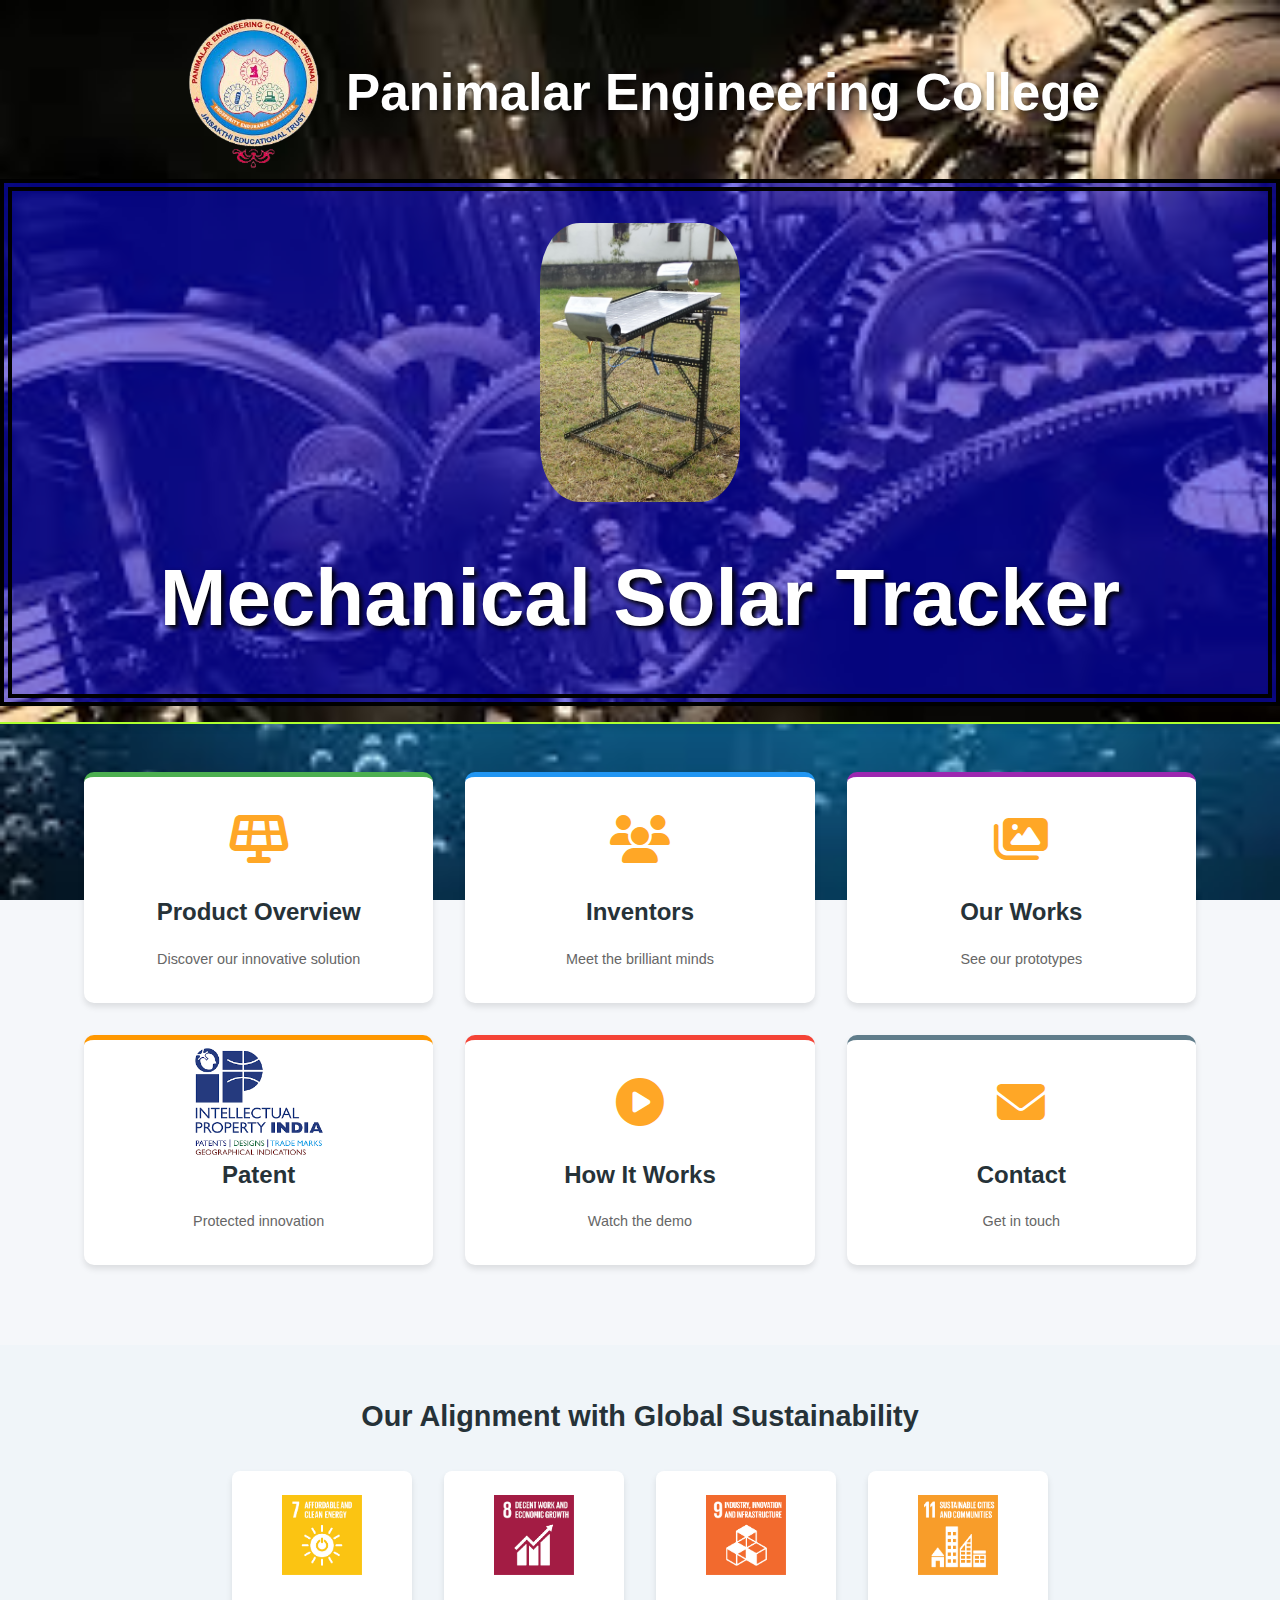
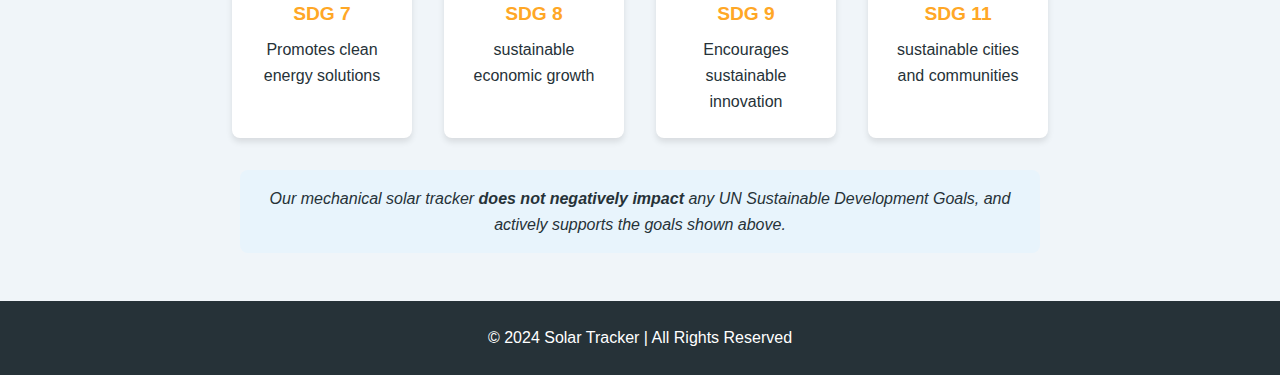
<file: index.html>
<!DOCTYPE html>
<html lang="en">
<head>
    <meta charset="UTF-8">
    <meta name="viewport" content="width=device-width, initial-scale=1.0">
    <title>Mechanical Solar Tracker | Sustainable Energy Solution</title>
    <link rel="stylesheet" href="https://cdnjs.cloudflare.com/ajax/libs/font-awesome/6.4.0/css/all.min.css">
    <link rel="icon" href="../pic_mathi/clglogo.png">
    <link rel="stylesheet" href="mathi.css">
</head>
<body>
    <header class="main-header">
        <div class="container">
            <div class="logo">
                <h1 class="clgname"><img src="../pic_mathi/clglogo.png" alt="pec" loading="lazy">Panimalar Engineering College</h1>
            </div>
        </div>
            <div class="logo2">
                <img src="../pic_mathi/product_1.jpg" alt="">
                <h1 class="pname"> Mechanical Solar Tracker</h1>
                </div>
        
    </header>

    <main class="container">
        <div class="topic-grid">
  
            <a href="overview.html" class="topic-card overview-card">
                <div class="card-icon">
                    <i class="fas fa-solar-panel"></i>
                </div>
                <h2>Product Overview</h2>
                <p>Discover our innovative solution</p>
            </a>

        
            <a href="inventors.html" class="topic-card inventors-card">
                <div class="card-icon">
                    <i class="fas fa-users"></i>
                </div>
                <h2>Inventors</h2>
                <p>Meet the brilliant minds</p>
            </a>

       
            <a href="ourworks.html" class="topic-card gallery-card">
                <div class="card-icon">
                    <i class="fas fa-images"></i>
                </div>
                <h2>Our Works</h2>
                <p>See our prototypes</p>
            </a>

 
            <a href="patent.html" class="topic-card patent-card">
                <div class="card-icon">
                    <img src="../pic_mathi/ip.png" alt="ip" width="150vw" height="auto" loading="lazy">
                </div>
                <h2>Patent</h2>
                <p>Protected innovation</p>
            </a>

            <a href="works.html" class="topic-card video-card">
                <div class="card-icon">
                    <i class="fas fa-play-circle"></i>
                </div>
                <h2>How It Works</h2>
                <p>Watch the demo</p>
            </a>

            <a href="contact.html" class="topic-card contact-card">
                <div class="card-icon">
                    <i class="fas fa-envelope"></i>
                </div>
                <h2>Contact</h2>
                <p>Get in touch</p>
            </a>
        </div>
    </main>

    <section class="sdg-section">
        <div class="container">
            <h2>Our Alignment with Global Sustainability</h2>
            <div class="sdg-container">
                <div class="sdg-item">
                    <img src="../pic_mathi/07.jpg" alt="SDG 7: Affordable and Clean Energy" loading="lazy">
                    <h3>SDG 7</h3>
                    <p>Promotes clean energy solutions</p>
                </div>
                <div class="sdg-item">
                    <img src="../pic_mathi/08.jpg" alt="SDG 8: economic growth" loading="lazy">
                    <h3>SDG 8</h3>
                    <p> sustainable economic growth</p>
                </div>
                <div class="sdg-item">
                    <img src="../pic_mathi/09.jpg" alt="SDG 9: Industry, Innovation and Infrastructure" loading="lazy">
                    <h3>SDG 9</h3>
                    <p>Encourages sustainable innovation</p>
                </div>
                <div class="sdg-item">
                    <img src="../pic_mathi/11.jpg" alt="SDG 11: sustainable cities and communities" loading="lazy">
                    <h3>SDG 11</h3>
                    <p>sustainable cities and communities</p>
                </div>
            </div>
            <div class="sdg-note">
                <p>Our mechanical solar tracker <strong>does not negatively impact</strong> any UN Sustainable Development Goals, and actively supports the goals shown above.</p>
            </div>
        </div>
    </section>

    <footer class="main-footer">
        <div class="container">
            <p>© <span id="year">2024 </span> Solar Tracker | All Rights Reserved</p>
        </div>
    </footer>
</body>
</html>
</file>
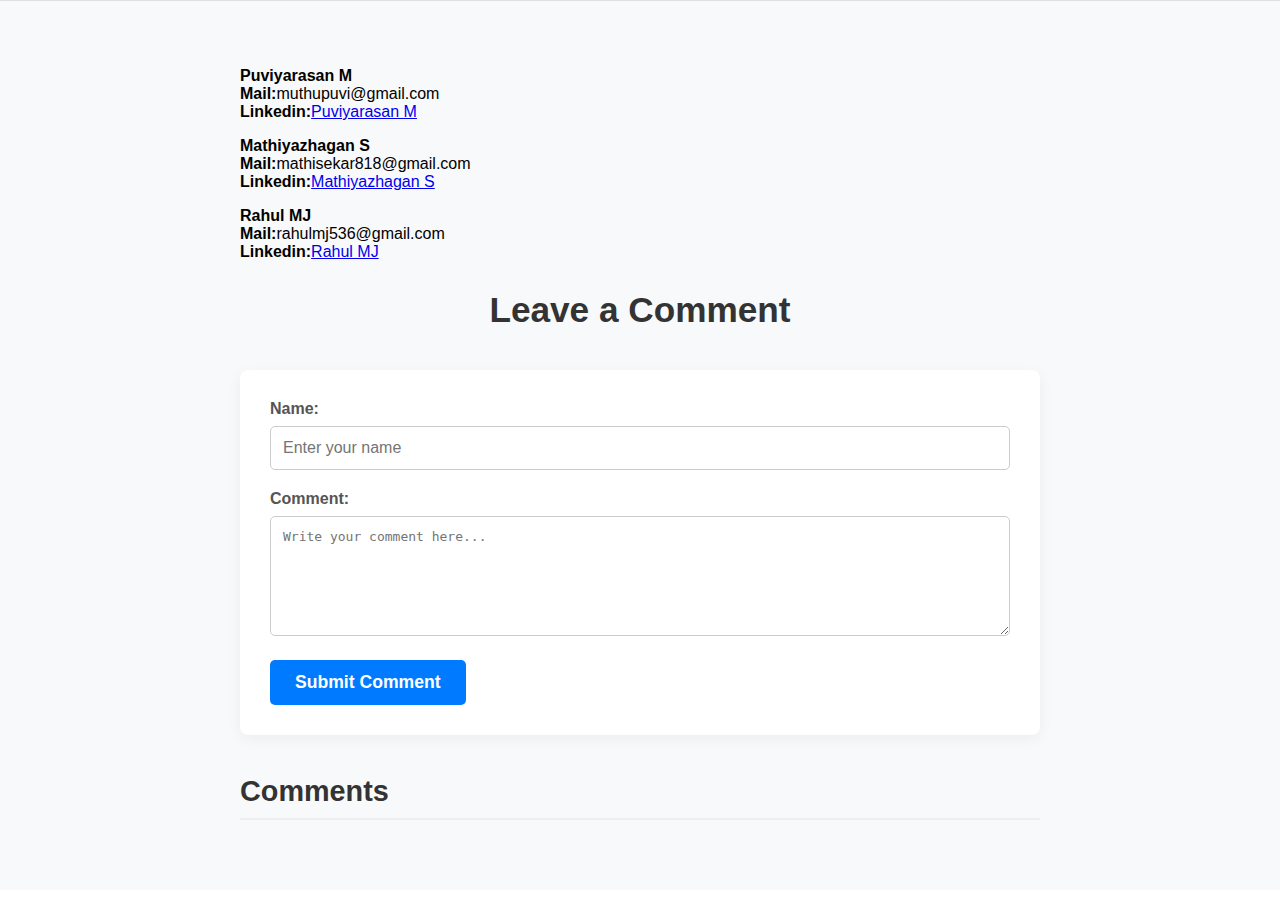
<file: contact.html>
<!DOCTYPE html>
<html lang="en">
<head>
    <meta charset="UTF-8">
    <meta name="viewport" content="width=device-width, initial-scale=1.0">
    <title>Mechanical Solar Tracker | Comments</title>
    <link rel="stylesheet" href="contact.css">
</head>
<body>

    <section class="comments-section">
        <div class="container">
            <section class="contact">
                
                <div class="m1"><p><strong>Puviyarasan M</strong><br><b>Mail:</b>muthupuvi@gmail.com<br> <b>Linkedin:</b><a href="https://www.linkedin.com/in/puvi?lipi=urn%3Ali%3Apage%3Ad_flagship3_profile_view_base_contact_details%3BXzmWCem5SASfuPUp5FtUqw%3D%3D">Puviyarasan M</a></p></div>

                <div class="m1"> <p><strong>Mathiyazhagan S</strong><br><b>Mail:</b>mathisekar818@gmail.com <br> <b>Linkedin:</b><a href="https://www.linkedin.com/in/mathiyazhagan-s-127a24278?lipi=urn%3Ali%3Apage%3Ad_flagship3_profile_view_base_contact_details%3BgGJAw4c3QZuT2mmVPEPZqg%3D%3D">Mathiyazhagan S</a></p></div>
                
                <div class="m1"> <p><strong>Rahul MJ</strong><br><b>Mail:</b>rahulmj536@gmail.com<br> <b>Linkedin:</b><a href="https://www.linkedin.com/in/rahul-m-j-6b2466270?lipi=urn%3Ali%3Apage%3Ad_flagship3_profile_view_base_contact_details%3B1orSr9MwRzm90lTIYM%2BCQw%3D%3D">Rahul MJ</a></p></div>

            </section>
            <h2>Leave a Comment</h2>
            
            <form class="comment-form" id="commentForm">
                <div class="form-group">
                    <label for="name">Name:</label>
                    <input type="text" id="nameInput" name="name" required placeholder="Enter your name">
                </div>
                <div class="form-group">
                    <label for="comment">Comment:</label>
                    <textarea id="commentInput" name="comment" required placeholder="Write your comment here..."></textarea>
                </div>
                <button type="submit">Submit Comment</button>
            </form>

            <div class="comments-list" id="commentsList">
                <h3>Comments</h3>
            </div>
        </div>
    </section>

    <script>
document.addEventListener('DOMContentLoaded', function() {
  const commentForm = document.getElementById('commentForm');
  const commentsList = document.getElementById('commentsList');
  const nameInput = document.getElementById('nameInput');
  const commentInput = document.getElementById('commentInput');

  // Load comments from localStorage
  function loadComments() {
    const comments = JSON.parse(localStorage.getItem('comments')) || [];
    commentsList.innerHTML = '<h3>Comments</h3>';
    comments.forEach(comment => {
      const commentElement = document.createElement('div');
      commentElement.classList.add('comment');
      commentElement.innerHTML = `
        <p class="comment-author">${comment.name}</p>
        <p class="comment-date">${comment.date}</p>
        <p class="comment-body">${comment.comment}</p>
        <button onclick="deleteComment('${comment.id}')">Delete</button>
      `;
      commentsList.appendChild(commentElement);
    });
  }

  // Submit new comment
  commentForm.addEventListener('submit', function(event) {
    event.preventDefault();
    
    const comment = {
      id: Date.now().toString(),
      name: nameInput.value.trim(),
      comment: commentInput.value.trim(),
      date: new Date().toLocaleDateString('en-US', {
        year: 'numeric',
        month: 'long',
        day: 'numeric'
      })
    };

    if (comment.name === '' || comment.comment === '') {
      alert('Please fill in both fields');
      return;
    }

    const comments = JSON.parse(localStorage.getItem('comments')) || [];
    comments.push(comment);
    localStorage.setItem('comments', JSON.stringify(comments));
    
    loadComments();
    nameInput.value = '';
    commentInput.value = '';
  });

//   Delete comment
  window.deleteComment = function(id) {
    if (confirm('Are you sure you want to delete this comment?')) {
      let comments = JSON.parse(localStorage.getItem('comments')) || [];
      comments = comments.filter(comment => comment.id !== id);
      localStorage.setItem('comments', JSON.stringify(comments));
      loadComments();
    }
  };

  // Initial load
  loadComments();
});
    </script>

</body>
</html>
</file>
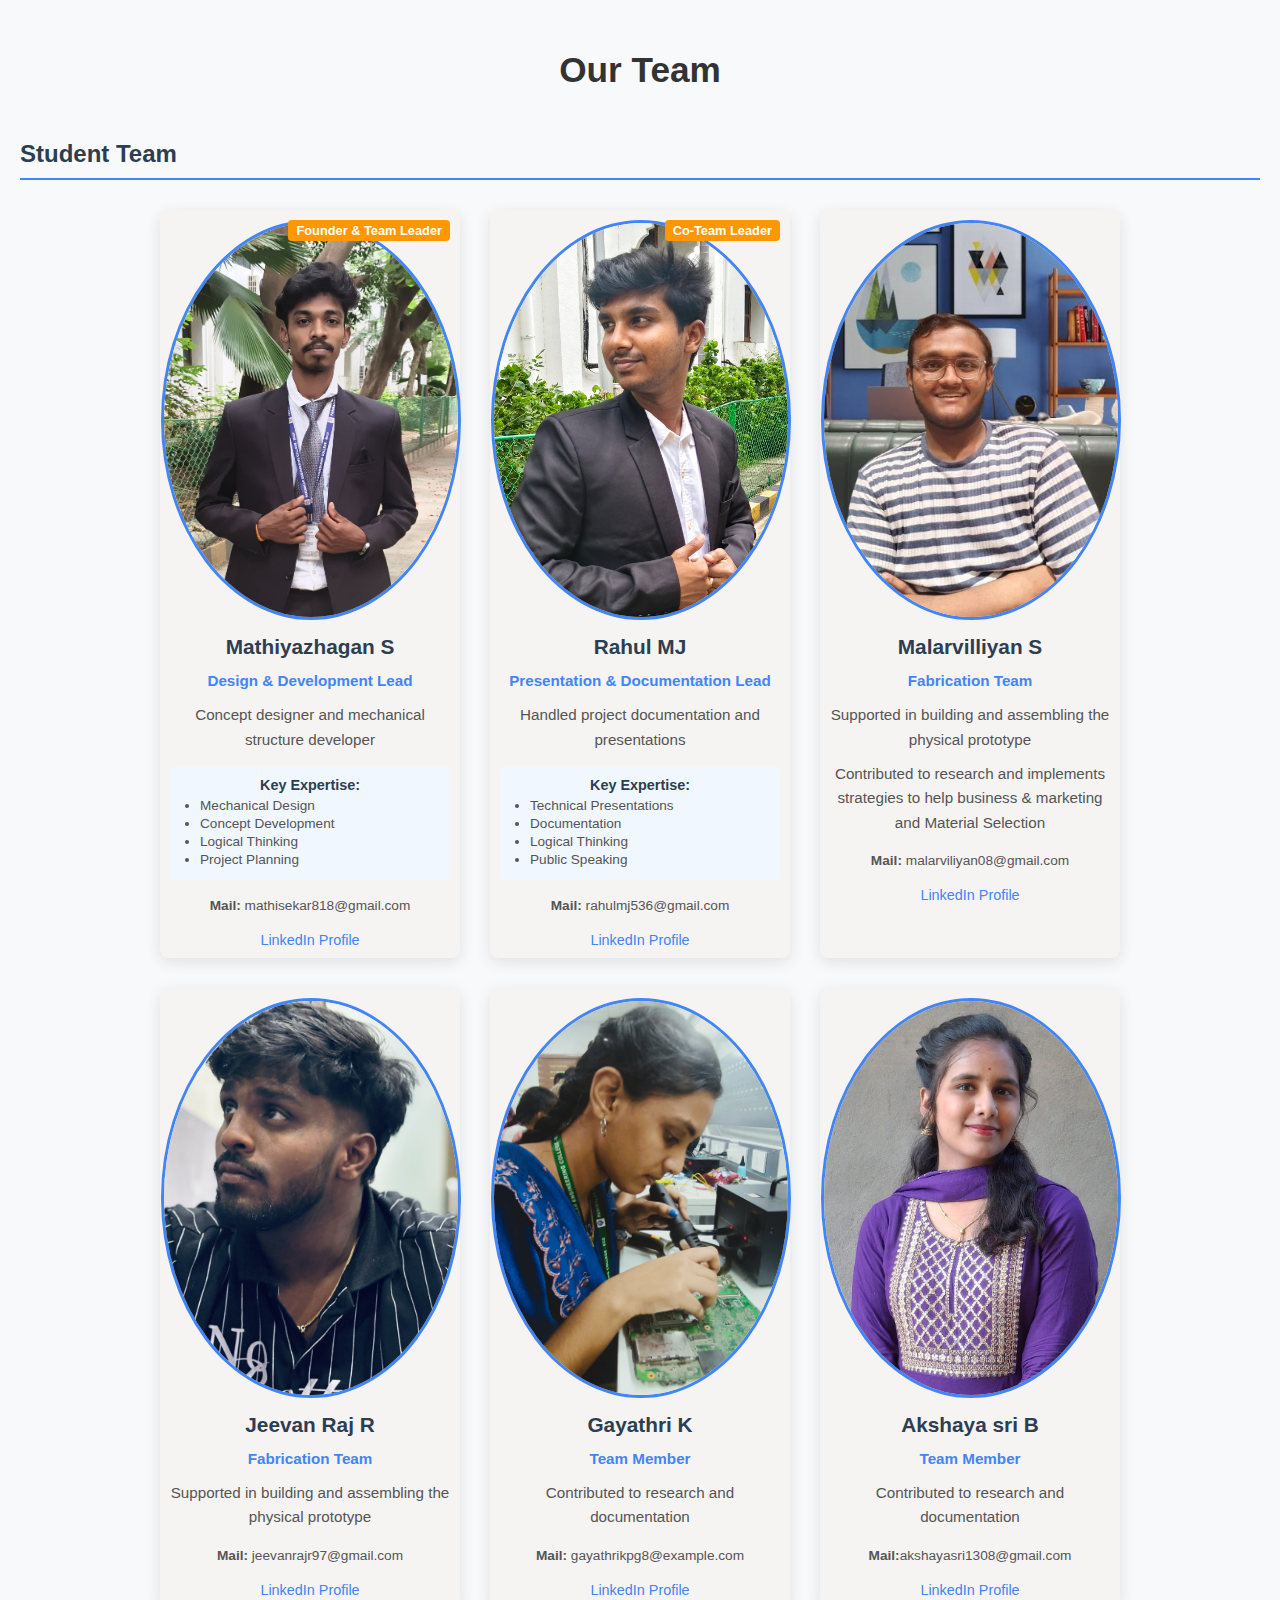
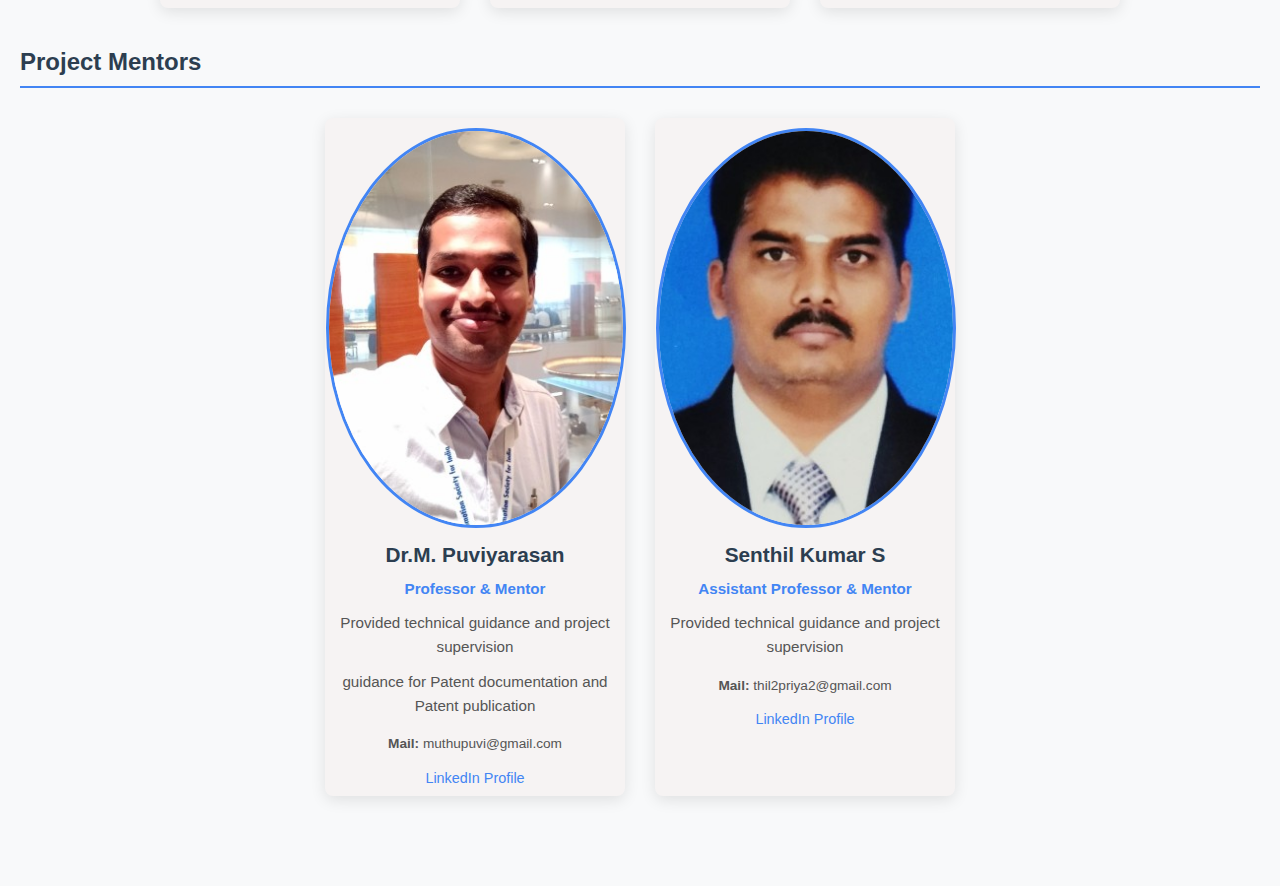
<file: inventors.html>
<!DOCTYPE html>
<html lang="en">
<head>
    <meta charset="UTF-8">
    <meta name="viewport" content="width=device-width, initial-scale=1.0">
    <title>Mechanical Solar Tracker | Team</title>
    <link rel="stylesheet" href="inventors.css">
</head>
<body>

    <section class="team-section">
        <div class="team-container">
            <h2>Our Team</h2>
            
            <div class="team-category">
                <h3>Student Team</h3>
                <div class="team-members">
               
                    <div class="team-member">
                        <div class="team-leader-badge">Founder & Team Leader</div>
                        <img src="../pic_mathi/mathi.jpg" alt="Mathiyazhagan S" class="member-photo">
                        <h4>Mathiyazhagan S</h4>
                        <p class="role">Design & Development Lead</p>
                        <p>Concept designer and mechanical structure developer</p>
                        
                        <div class="expertise">
                            <h5>Key Expertise:</h5>
                            <ul>
                                <li>Mechanical Design</li>
                                <li>Concept Development</li>
                                <li>Logical Thinking</li>
                                <li>Project Planning</li>
                            </ul>
                        </div>
                        
                        <div class="contact-info">
                            <p><b>Mail:</b> mathisekar818@gmail.com</p>
                            <a href="https://www.linkedin.com/in/mathiyazhagan-s-127a24278?lipi=urn%3Ali%3Apage%3Ad_flagship3_profile_view_base_contact_details%3BPuYDzEitQv%2BXd%2FYXW8nbTg%3D%3D" target="_blank">
                                LinkedIn Profile
                            </a>
                        </div>
                    </div>

                    <div class="team-member">
                        <div class="team-leader-badge">Co-Team Leader</div>
                        <img src="../pic_mathi/rahul.jpg" alt="Rahul MJ" class="member-photo">
                        <h4>Rahul MJ</h4>
                        <p class="role">Presentation & Documentation Lead</p>
                        <p>Handled project documentation and presentations</p>
                        
                        <div class="expertise">
                            <h5>Key Expertise:</h5>
                            <ul>
                                <li>Technical Presentations</li>
                                <li>Documentation</li>
                                <li>Logical Thinking</li>
                                <li>Public Speaking</li>
                            </ul>
                        </div>
                        
                        <div class="contact-info">
                            <p><b>Mail:</b> rahulmj536@gmail.com</p>
                            <a href="https://www.linkedin.com/in/rahul-m-j-6b2466270?lipi=urn%3Ali%3Apage%3Ad_flagship3_profile_view_base_contact_details%3BRYpe6GNYROGLQnxGYtoBSg%3D%3D" target="_blank">
                                LinkedIn Profile
                            </a>
                        </div>
                    </div>
                    

                    <div class="team-member">
                        <img src="../pic_mathi/malar1.jpg" alt="Malarvilliyan" class="member-photo">
                        <h4>Malarvilliyan S</h4>
                        <p class="role">Fabrication Team</p>
                        <p>Supported in building and assembling the physical prototype</p>
                        <p>Contributed to research and implements strategies to help business & marketing and Material Selection </p>
                        <div class="contact-info">
                            <p><b>Mail:</b> malarviliyan08@gmail.com</p>
                            <a href="https://www.linkedin.com/in/malar-viliyan-52790b245?lipi=urn%3Ali%3Apage%3Ad_flagship3_profile_view_base_contact_details%3BLq6LZNnfRLuexK%2Bmja1ckA%3D%3D" target="_blank">
                                LinkedIn Profile
                            </a>
                        </div>
                    </div>
                    
                    <div class="team-member">
                        <img src="../pic_mathi/jeevan.jpg" alt="Jeevan Raj" class="member-photo">
                        <h4>Jeevan Raj R</h4>
                        <p class="role">Fabrication Team</p>
                        <p>Supported in building and assembling the physical prototype</p>
                        <div class="contact-info">
                            <p><b>Mail:</b> jeevanrajr97@gmail.com</p>
                            <a href="https://www.linkedin.com/in/jeevan-raj-r-823437259?lipi=urn%3Ali%3Apage%3Ad_flagship3_profile_view_base_contact_details%3Bn4xMg%2FhSRyqpSCgtxASZTw%3D%3D" target="_blank">
                                LinkedIn Profile
                            </a>
                        </div>
                    </div>
                    

                    <div class="team-member">
                        <img src="../pic_mathi/gayu.jpg" alt="Gayathri K" class="member-photo">
                        <h4>Gayathri K</h4>
                        <p class="role">Team Member</p>
                        <p>Contributed to research and documentation</p>
                        <div class="contact-info">
                            <p><b>Mail:</b> gayathrikpg8@example.com</p>
                            <a href="https://www.linkedin.com/in/gayathri-k-b8a319297?lipi=urn%3Ali%3Apage%3Ad_flagship3_profile_view_base_contact_details%3BcVDT7N%2BGTyuAlfDSfSgRag%3D%3D" target="_blank">
                                LinkedIn Profile
                            </a>
                        </div>
                    </div>
                    
                    <div class="team-member">
                        <img src="../pic_mathi/akshya.jpg" alt="Akshya" class="member-photo">
                        <h4>Akshaya sri B</h4>
                        <p class="role">Team Member</p>
                        <p>Contributed to research and documentation</p>
                        <div class="contact-info">
                            <p><b>Mail:</b>akshayasri1308@gmail.com</p>
                            <a href="https://www.linkedin.com/in/akshaya-sri-b-20240228b?lipi=urn%3Ali%3Apage%3Ad_flagship3_profile_view_base_contact_details%3B5xTXQWOMQEGqK2pcpgDoEw%3D%3D" target="_blank">
                                LinkedIn Profile
                            </a>
                        </div>
                    </div>
                </div>
            </div>
            
            <div class="team-category">
                <h3>Project Mentors</h3>
                <div class="team-members">
                    <div class="team-member">
                        <img src="../pic_mathi/puvisir.jpeg" alt="Dr. Puviyarasan" class="member-photo">
                        <h4>Dr.M. Puviyarasan</h4>
                        <p class="role">Professor & Mentor</p>
                        <p>Provided technical guidance and project supervision</p>
                        <p>guidance for Patent documentation and Patent publication</p>
                        <div class="contact-info">
                            <p><b>Mail:</b> muthupuvi@gmail.com</p>
                            <a href="https://www.linkedin.com/in/puvi?lipi=urn%3Ali%3Apage%3Ad_flagship3_profile_view_base_contact_details%3Bf7HikJOCSJaeNmW4EJxVvQ%3D%3D" target="_blank">
                                LinkedIn Profile
                            </a>
                        </div>
                    </div>
                    
                    <div class="team-member">
                        <img src="../pic_mathi/senthil.jpeg" alt="Senthil Kumar" class="member-photo">
                        <h4>Senthil Kumar S</h4>
                        <p class="role">Assistant Professor & Mentor</p>
                        <p>Provided technical guidance and project supervision</p>
                        <div class="contact-info">
                            <p><b>Mail:</b> thil2priya2@gmail.com</p>
                            <a href="https://www.linkedin.com/in/senthil-kumar-5a775389?lipi=urn%3Ali%3Apage%3Ad_flagship3_profile_view_base_contact_details%3BARfpPXTtQNCqIYkNPmfFjw%3D%3D" target="_blank">
                                LinkedIn Profile
                            </a>
                        </div>
                    </div>
                </div>
            </div>
        </div>
    </section>

</body>
</html>
</file>
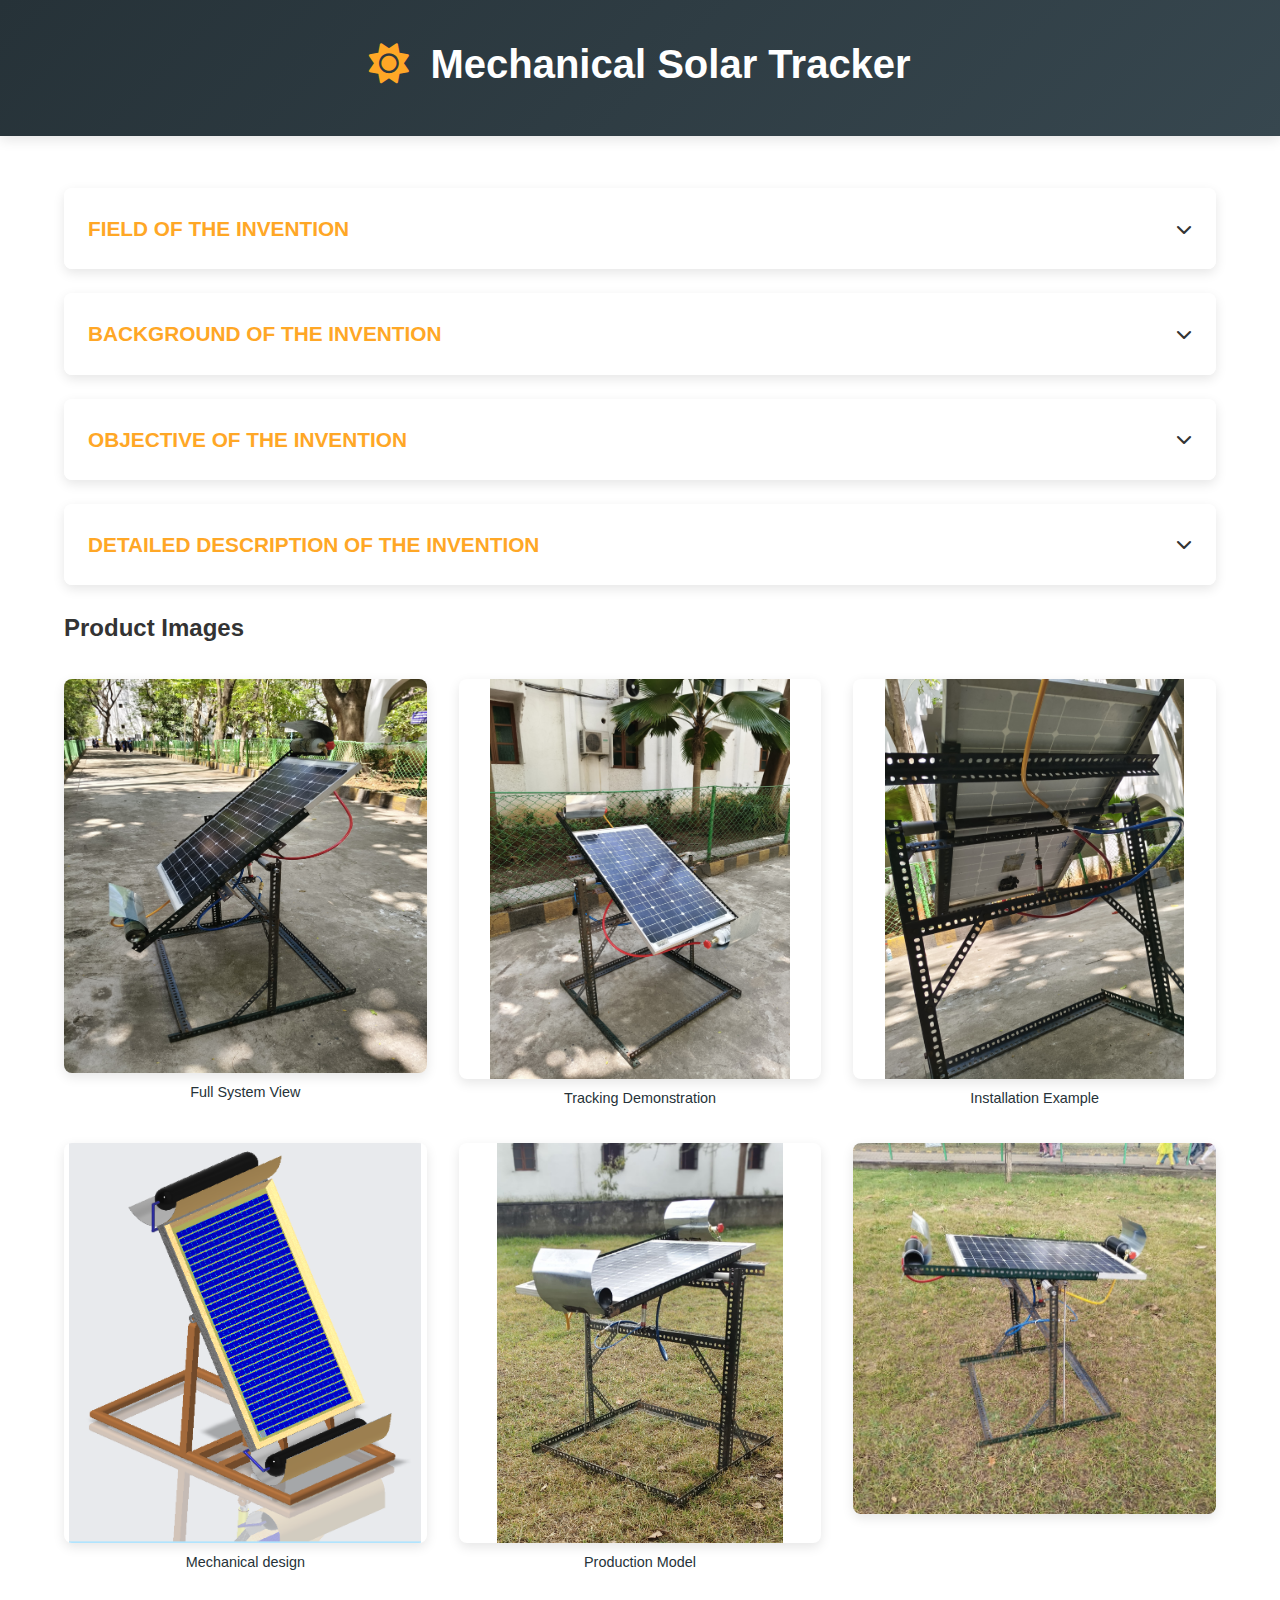
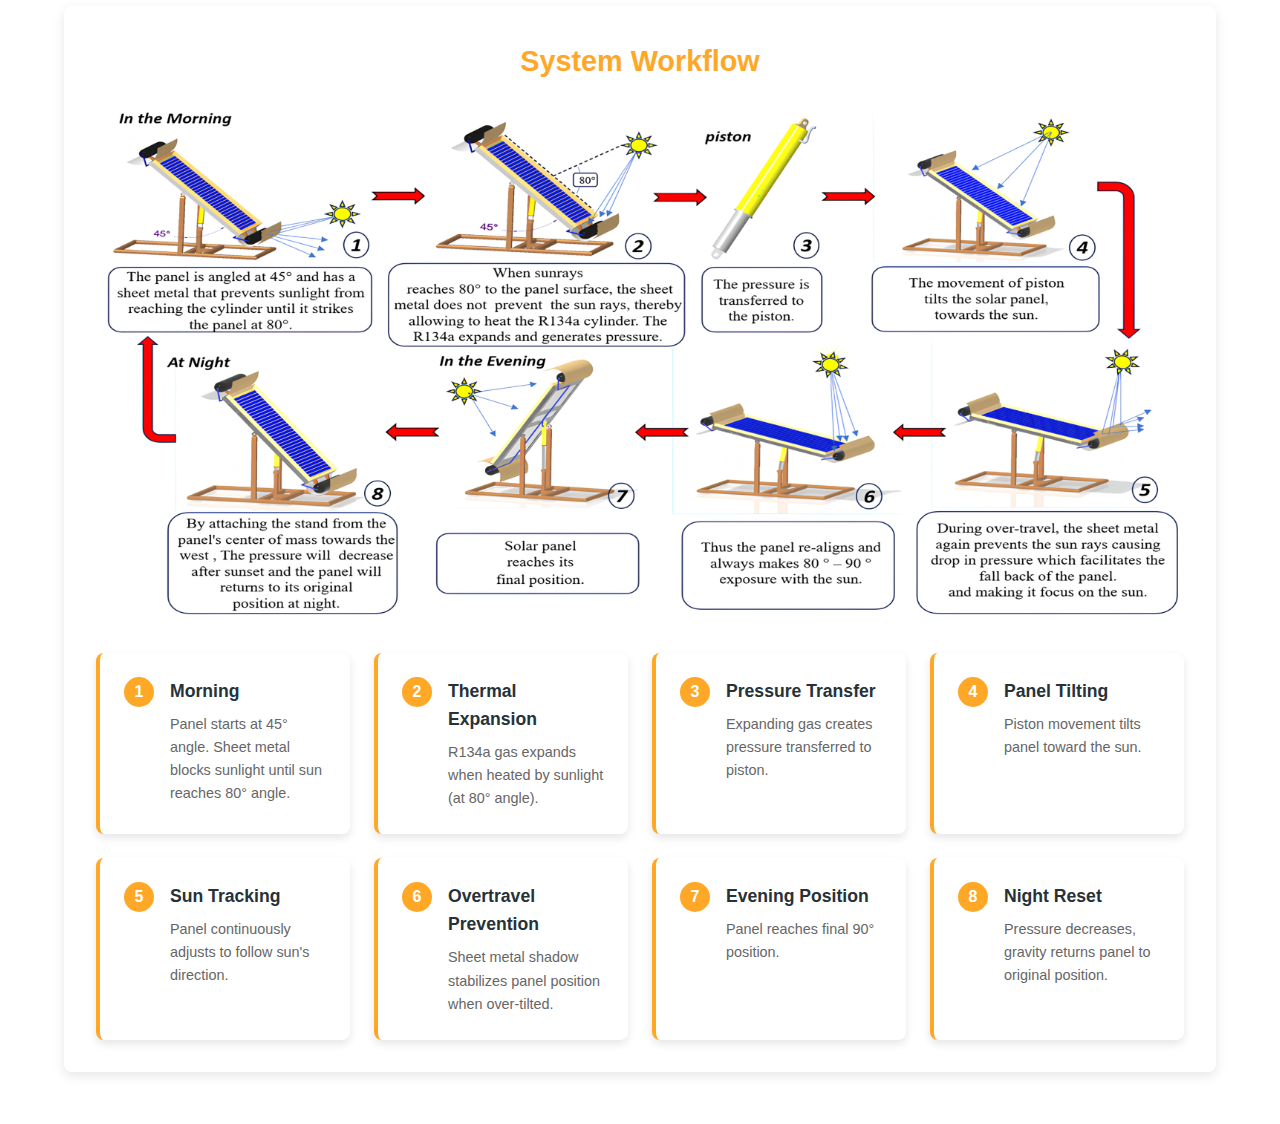
<file: overview.html>
<!DOCTYPE html>
<html lang="en">
<head>
    <meta charset="UTF-8">
    <meta name="viewport" content="width=device-width, initial-scale=1.0">
    <title>Mechanical Solar Tracker - Overview</title>
    <link rel="stylesheet" href="https://cdnjs.cloudflare.com/ajax/libs/font-awesome/6.4.0/css/all.min.css">
    <link rel="stylesheet" href="overview.css">
</head>
<body>
    <header>
        <h1><i class="fas fa-sun"></i> Mechanical Solar Tracker</h1>
    </header>
    
    <main class="container">

        <aside class="collapsible-section">
    <input type="checkbox" id="field-toggle" class="collapsible-toggle">
    <label for="field-toggle" class="collapsible-header">
        <h2>FIELD OF THE INVENTION</h2>
        <i class="fas fa-chevron-down"></i>
    </label>
    <div class="collapsible-content">
        <p>The current invention relates to the development of a non-electrical solar tracking system designed to enhance solar panel efficiency by continuously aligning the panel with the sun's movement.</p>
        <p>The system operates without electrical components or coding, using a mechanical setup based on thermal expansion and gravity dynamics.</p>
    </div>
</aside>

<aside class="collapsible-section">
    <input type="checkbox" id="background-toggle" class="collapsible-toggle">
    <label for="background-toggle" class="collapsible-header">
        <h2>BACKGROUND OF THE INVENTION</h2>
        <i class="fas fa-chevron-down"></i>
    </label>
    <div class="collapsible-content">
<p>Presently, most solar energy systems rely on fixed solar panels or electrical tracking systems. Fixed panels fail to capture maximum sunlight throughout the day, leading to suboptimal energy generation.</p>

<p>On the other hand, electrical solar tracking systems involve high costs, require coding, and are prone to maintenance challenges, making them unsuitable for widespread use, particularly in rural or low-resource areas.</p>

<p>The proposed Mechanical Solar Tracker addresses these issues by employing a simple mechanical setup using R134a gas-filled cylinders, pistons, and sheet metal. The system achieves continuous solar tracking without any electrical input, thus reducing costs and maintenance requirements.</p>
    </div>
</aside>

<aside class="collapsible-section">
    <input type="checkbox" id="objective-toggle" class="collapsible-toggle">
    <label for="objective-toggle" class="collapsible-header">
        <h2>OBJECTIVE OF THE INVENTION</h2>
        <i class="fas fa-chevron-down"></i>
    </label>
    <div class="collapsible-content">
        <p>The primary objective of the invention is to design and develop a non-electrical solar tracking system that:</p>

    <ol>
          <li>Maximizes solar energy capture by continuously tracking the sun.</li>
          <li>Operates without electrical components, coding, or external power sources.</li>
         <li>Ensures reliability under varying weather conditions.</li>
         <li>Offers a cost-effective and low-maintenance solution.</li>
    </ol>
    </div>
</aside>

<aside class="collapsible-section">
    <input type="checkbox" id="description-toggle" class="collapsible-toggle">
    <label for="description-toggle" class="collapsible-header">
        <h2>DETAILED DESCRIPTION OF THE INVENTION</h2>
        <i class="fas fa-chevron-down"></i>
    </label>
            <div class="collapsible-content">
                <h3>System Components:</h3>
                <ol>
                    <li>R134a-filled cylinders are mounted at the edges of the solar panel to generate pressure when heated by sunlight.</li>
                    <li>Pistons actuated by gas pressure tilt the panel for optimal sunlight exposure.</li>
                    <li>Sheet metal prevents over-tilt by shading the cylinders when the panel moves beyond the sun's direction.</li>
                    <li>A sheet metal blocks sunlight during excessive tilting, reducing pressure and enabling the panel to return to its optimal position.</li>
                    <li>A vertical stand facilitates gravity-driven repositioning of the panel at night.</li>
                </ol>
                
                <div class="componentsimg">
                    <figure>
                        <img src="../pic_mathi/component.png" alt="Main components">
                        <figcaption>Component Detail</figcaption>
                    </figure>
                    <figure>
                        <img src="../pic_mathi/pic7.jpg" alt="Component detail">
                        <figcaption>Solar panel with tray</figcaption>
                    </figure>
                    <figure>
                        <img src="../pic_mathi/pic12.jpg" alt="Assembly view">
                        <figcaption>R134 gas cyllinders</figcaption>
                    </figure>
                    <figure>
                        <img src="../pic_mathi/pic8.jpg" alt="Mechanism closeup">
                        <figcaption>Connecting tubes</figcaption>
                    </figure>
                    <figure>
                        <img src="../pic_mathi/pic9.jpg" alt="Panel structure">
                        <figcaption>16*50mm Piston</figcaption>
                    </figure>
                    <figure>
                        <img src="../pic_mathi/pic11.jpg" alt="Tracking mechanism">
                        <figcaption>Sheet metal</figcaption>
                    </figure>
                    <figure>
                        <img src="../pic_mathi/pic10.jpg" alt="System overview">
                        <figcaption>Frame metals</figcaption>
                    </figure>
                    <figure>
                        <img src="../pic_mathi/picture6.jpg" alt="Final assembly">
                        <figcaption> Assembled frame</figcaption>
                    </figure>
                </div>
                
                <ol start="6">
                    <li>
                        <h3>Operation:</h3>
                        <ul>
                            <li>In the morning, the panel is positioned at a 45° angle. As the sun moves, the cylinders heat up, causing gas expansion and piston movement to tilt the panel progressively up to 90° by evening.</li>
                            <li>The sheet metal (Shadow) ensures accurate alignment by controlling sunlight exposure to the cylinders.</li>
                            <li>At night, the panel repositions itself using gravity and reduced pressure dynamics.</li>
                        </ul>
                    </li>
                    <li>
                        <h3>Weather Adaptability:</h3>
                        <ul>
                            <li>During rainfall, the system remains stationary to prevent damage. Once the rain stops, sunlight heats the cylinders, resuming normal operation.</li>
                        </ul>
                    </li>
                    <li>
                        <h3>Key Features:</h3>
                        <ul>
                            <li>The system requires no external power or electrical components.</li>
                            <li>A leak-proof setup ensures durability and consistent operation.</li>
                        </ul>
                    </li>
                </ol>
            </div>
        </div>
</aside>
        <section class="product-image-section">
            <h2>Product Images</h2>
            <div class="product-image-container">
                <figure>
                    <img src="../pic_mathi/Picture1.png" alt="Full system view">
                    <figcaption>Full System View</figcaption>
                </figure>
                <figure>
                    <img src="../pic_mathi/Picture2.png" alt="Tracking demonstration">
                    <figcaption>Tracking Demonstration</figcaption>
                </figure>
                <figure>
                    <img src="../pic_mathi/Picture4.png" alt="Installation example">
                    <figcaption>Installation Example</figcaption>
                </figure>
                <figure>
                    <img src="../pic_mathi/Picture3.png" alt="Mechanical components">
                    <figcaption>Mechanical design</figcaption>
                </figure>
                <figure>
                    <img src="../pic_mathi/product_1.jpg" alt="Production model">
                    <figcaption>Production Model</figcaption>
                </figure>
                <figure>
                    <img src="image.jpeg" alt="model">
                </figure>
            </div>
        </section>

<section class="workflow">
    <h2>System Workflow</h2>
    <div class="workflow-image">
        <img src="../pic_mathi/workflow.png" alt="Solar Tracker Workflow Diagram">
    </div>
    <div class="workflow-steps">
        <div class="step">
            <div class="step-number">1</div>
            <div class="step-content">
                <h3>Morning</h3>
                <p>Panel starts at 45° angle. Sheet metal blocks sunlight until sun reaches 80° angle.</p>
            </div>
        </div>
        <div class="step">
            <div class="step-number">2</div>
            <div class="step-content">
                <h3>Thermal Expansion</h3>
                <p>R134a gas expands when heated by sunlight (at 80° angle).</p>
            </div>
        </div>
        <div class="step">
            <div class="step-number">3</div>
            <div class="step-content">
                <h3>Pressure Transfer</h3>
                <p>Expanding gas creates pressure transferred to piston.</p>
            </div>
        </div>
        <div class="step">
            <div class="step-number">4</div>
            <div class="step-content">
                <h3>Panel Tilting</h3>
                <p>Piston movement tilts panel toward the sun.</p>
            </div>
        </div>
        <div class="step">
            <div class="step-number">5</div>
            <div class="step-content">
                <h3>Sun Tracking</h3>
                <p>Panel continuously adjusts to follow sun's direction.</p>
            </div>
        </div>
        <div class="step">
            <div class="step-number">6</div>
            <div class="step-content">
                <h3>Overtravel Prevention</h3>
                <p>Sheet metal shadow stabilizes panel position when over-tilted.</p>
            </div>
        </div>
        <div class="step">
            <div class="step-number">7</div>
            <div class="step-content">
                <h3>Evening Position</h3>
                <p>Panel reaches final 90° position.</p>
            </div>
        </div>
        <div class="step">
            <div class="step-number">8</div>
            <div class="step-content">
                <h3>Night Reset</h3>
                <p>Pressure decreases, gravity returns panel to original position.</p>
            </div>
        </div>
    </div>
</section>
    </main>
</body>
</html>
</file>
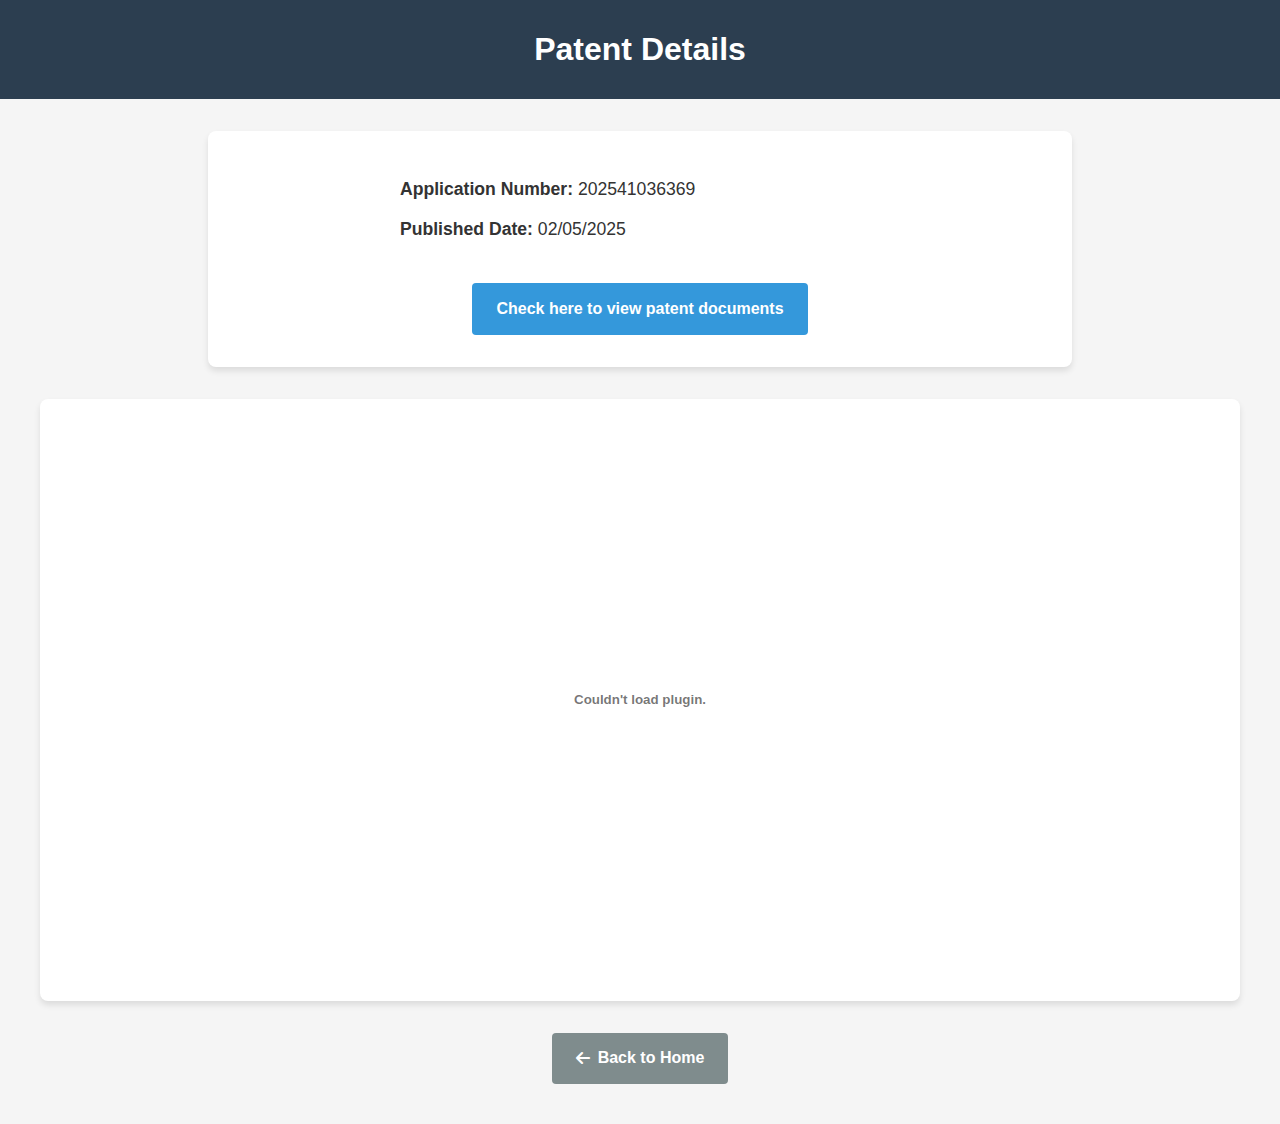
<file: patent.html>
<!DOCTYPE html>
<html lang="en">
<head>
    <meta charset="UTF-8">
    <meta name="viewport" content="width=device-width, initial-scale=1.0">
    <title>Patent Details</title>
    <link rel="stylesheet" href="patent.css">
    <link rel="stylesheet" href="https://cdnjs.cloudflare.com/ajax/libs/font-awesome/6.0.0/css/all.min.css">
</head>
<body>
    <header>
        <h1>Patent Details</h1>
    </header>
    
    <main class="container">
        <section class="login">
            <div class="patent-details">
                <p><strong>Application Number:</strong> 202541036369</p>
                <p><strong>Published Date:</strong> 02/05/2025</p>
            </div>
            
            <a href="https://iprsearch.ipindia.gov.in/PublicSearch/PublicationSearch/ApplicationStatus" 
               class="patent-link" target="_blank" rel="noopener noreferrer">
                Check here to view patent documents
            </a>
        </section>
        
        <section class="pdf-container">
            <embed src="../pic_mathi/patent.pdf" type="application/pdf" class="pdf-viewer">
        </section>
        
        <div class="back-container">
            <a href="mathi.html" class="back-btn">
                <i class="fas fa-arrow-left"></i> Back to Home
            </a>
        </div>
    </main>
</body>
</html>
</file>
<file: mathi.css>
:root {
    --primary: #FFA726;
    --secondary: #4FC3F7;
    --dark: #263238;
    --light: #ECEFF1;
    --shadow: 0 4px 6px rgba(0,0,0,0.1);
    --transition: all 0.3s ease;
}

* {
    margin: 0;
    padding: 0;
    box-sizing: border-box;
}

body {
    font-family: 'Segoe UI', Tahoma, Geneva, Verdana, sans-serif;
    background-color: #f5f7fa;
    color: var(--dark);
    line-height: 1.6;
    background-image: url('bg.jpeg');
    background-size: cover;
    background-attachment: fixed;
    min-height: 100vh;
    display: flex;
    flex-direction: column;
}

.container {
    width: 90%;
    max-width: 1200px;
    margin: 0 auto;
    padding: 0 20px;
}


.main-header {
    background: linear-gradient(135deg, rgba(255,255,255,0.5) 0%, rgba(245,247,250,0.7) 100%);
    background-image: url(mechimg.jpeg);
    background-repeat: no-repeat;
    background-size: cover;
    background-position: center;
    padding: 1rem 0;
    box-shadow: var(--shadow);
    position: relative;
    z-index: 10;
    border-bottom: 2px double greenyellow;
}

.logo {
    display: flex;
    flex-direction: column;
    align-items: center;
    text-align: center;
}

.logo img {
    width: 15vw;
    max-width: 150px;
    height: auto;
}

.clgname {
    display: flex;
    align-items: center;
    gap: 1rem;
    font-size: clamp(1.5rem, 4vw, 4rem);
    color: white;
    text-shadow: 2px 2px 4px rgba(0,0,0,0.5);
    margin-bottom: 0.5rem;
}

.logo2 {
    display: flex;
    align-items: center;
    justify-content: center;
    background-color: rgba(8, 8, 250, 0.5);
    border: 1vw double black;
    padding: 1rem;
    flex-wrap: wrap;
}

.pname {
    font-size: clamp(2rem, 7vw, 5rem);
    color: white;
    padding: 1rem;
    text-shadow: 3px 3px 5px black;
    text-align: center;
}

.logo2 img {
    width: 200vw;
    max-width: 200px;
    min-width: 100px;
    margin: 1rem;
    border-radius: 20%;
    object-fit: cover;
}

/* Main Content Grid */
.topic-grid {
    display: grid;
    grid-template-columns: repeat(auto-fit, minmax(300px, 1fr));
    gap: 2rem;
    padding: 3rem 0;
}

.topic-card {
    background: white;
    border-radius: 10px;
    padding: 2rem;
    text-align: center;
    box-shadow: var(--shadow);
    transition: var(--transition);
    position: relative;
    overflow: hidden;
    text-decoration: none;
    color: var(--dark);
    border-top: 5px solid var(--primary);
    display: flex;
    flex-direction: column;
    align-items: center;
}

.topic-card:hover {
    transform: translateY(-10px);
    box-shadow: 0 15px 30px rgba(0,0,0,0.15);
}

.card-icon {
    font-size: 3rem;
    color: var(--primary);
    margin-bottom: 1.5rem;
    transition: var(--transition);
    display: flex;
    justify-content: center;
    align-items: center;
    width: 60px;
    height: 60px;
}

.topic-card:hover .card-icon {
    transform: scale(1.1);
}

.topic-card h2 {
    margin-bottom: 1rem;
    font-size: 1.5rem;
}

.topic-card p {
    color: #666;
    font-size: 0.9rem;
}

/* Individual Card Colors */
.overview-card { border-top-color: #4CAF50; }
.inventors-card { border-top-color: #2196F3; }
.gallery-card { border-top-color: #9C27B0; }
.patent-card { border-top-color: #FF9800; }
.video-card { border-top-color: #F44336; }
.contact-card { border-top-color: #607D8B; }


.sdg-section {
    background-color: rgba(240, 244, 248, 0.9);
    padding: 3rem 0;
    margin-top: 2rem;
}

.sdg-section h2 {
    text-align: center;
    margin-bottom: 2rem;
    font-size: 1.8rem;
    color: var(--dark);
}

.sdg-container {
    display: flex;
    justify-content: center;
    flex-wrap: wrap;
    gap: 2rem;
    max-width: 1000px;
    margin: 0 auto;
}

.sdg-item {
    background: white;
    border-radius: 8px;
    padding: 1.5rem;
    width: 180px;
    text-align: center;
    box-shadow: var(--shadow);
    transition: var(--transition);
}

.sdg-item:hover {
    transform: translateY(-5px);
}

.sdg-item img {
    width: 80px;
    height: 80px;
    object-fit: contain;
    margin-bottom: 1rem;
}

.sdg-item h3 {
    color: var(--primary);
    margin-bottom: 0.5rem;
    font-size: 1.2rem;
}

.sdg-note {
    max-width: 800px;
    margin: 2rem auto 0;
    padding: 1rem;
    background: #e8f4fc;
    border-radius: 8px;
    font-style: italic;
    text-align: center;
    font-size: 1rem;
}

/* Footer */
.main-footer {
    background-color: var(--dark);
    color: white;
    padding: 1.5rem 0;
    text-align: center;
    margin-top: auto;
}

.main-footer p {
    font-size: 1rem;
}

@media (max-width: 768px) {
    .logo2 {
        flex-direction: column;
    }
    
    .logo2 img {
        width: 40vw;
    }
    
    .topic-grid {
        grid-template-columns: repeat(auto-fit, minmax(250px, 1fr));
    }
    
    .sdg-item {
        width: 160px;
    }
}

@media (max-width: 480px) {
    .clgname {
        flex-direction: column;
    }
    
    .sdg-container {
        flex-direction: column;
        align-items: center;
    }
    
    .sdg-item {
        width: 80%;
    }
    
    .pname {
        font-size: 2.5rem;
    }
}
</file>
<file: contact.css>
body {
    font-family: 'Arial', sans-serif;
    margin: 0;
    background-color: #fff;
}
.container {
    max-width: 800px;
    margin: 0 auto;
    padding: 0 20px;
}

.comments-section {
    background-color: #f8f9fa;
    padding: 50px 0;
    border-top: 1px solid #e0e0e0;
}
.comments-section h2 {
    text-align: center;
    margin-bottom: 40px;
    color: #333;
    font-size: 2.2em;
}
.comment-form {
    background: #ffffff;
    padding: 30px;
    border-radius: 8px;
    box-shadow: 0 4px 15px rgba(0, 0, 0, 0.05);
    margin-bottom: 40px;
}
.comment-form .form-group {
    margin-bottom: 20px;
}
.comment-form label {
    display: block;
    margin-bottom: 8px;
    font-weight: bold;
    color: #555;
}
.comment-form input[type="text"],
.comment-form textarea {
    width: 100%;
    padding: 12px;
    border: 1px solid #ccc;
    border-radius: 5px;
    font-size: 1em;
    box-sizing: border-box;
}
.comment-form input[type="text"]:focus,
.comment-form textarea:focus {
    border-color: #007bff;
    outline: none;
}
.comment-form textarea {
    resize: vertical;
    min-height: 120px;
}
.comment-form button {
    background-color: #007bff;
    color: white;
    padding: 12px 25px;
    border: none;
    border-radius: 5px;
    cursor: pointer;
    font-size: 1.1em;
    font-weight: bold;
}
.comment-form button:hover {
    background-color: #0056b3;
}
.comments-list h3 {
    font-size: 1.8em;
    color: #333;
    margin-bottom: 20px;
    border-bottom: 2px solid #eee;
    padding-bottom: 10px;
}
.comment {
    background-color: #ffffff;
    padding: 20px;
    border-left: 4px solid #007bff;
    border-radius: 5px;
    margin-bottom: 20px;
    box-shadow: 0 2px 8px rgba(0,0,0,0.07);
}
.comment-author {
    font-weight: bold;
    color: #333;
    margin: 0 0 5px 0;
    font-size: 1.1em;
}
.comment-date {
    font-size: 0.85em;
    color: #888;
    margin: 0 0 15px 0;
}
.comment-body {
    color: #555;
    line-height: 1.6;
    margin: 0;
}
</file>
<file: inventors.css>
*{
    margin: 0;
    padding: 0;
    box-sizing: border-box;
}
.team-section {
    padding: 50px 0;
    background-color: #f8f9fa;
    font-family: 'Arial', sans-serif;
}
.team-container {
    max-width: 1400px;
    margin: 0 auto;
    padding: 0 20px;
}
.team-section h2 {
    text-align: center;
    margin-bottom: 50px;
    color: #333;
    font-size: 2.2em;
}
.team-category {
    margin-bottom: 40px;
}
.team-category h3 {
    font-size: 1.5em;
    color: #2c3e50;
    border-bottom: 2px solid #4285f4;
    padding-bottom: 10px;
    margin-bottom: 30px;
}
.team-members {
    display: flex;
    flex-wrap: wrap;
    gap: 30px;
    @media screen and (max-width: 1330px) {
        justify-content: center;
    }
}
.team-member {
    background-color: rgb(246, 243, 243);
    border-radius: 8px;
    box-shadow: 0 4px 15px rgba(0, 0, 0, 0.1);
    padding: 10px;
    width: 300px;
    align-items: center;
    transition: transform 0.3s;
    text-align: center;
    position: relative;
    @media screen and (min-width: 1500px) {
    margin-left: 10px ;
    }
}
.team-member:hover {
    transform: translateY(-5px);
}
.member-photo {
    width: 300px;
    height: 400px;
    border-radius: 50%;
    object-fit: cover;
    border: 3px solid #4285f4;
    margin:  auto ;
    margin-left: -9.5px;
    display: block;
    align-items: center;
}
.team-member h4 {
    color: #2c3e50;
    margin: 15px 0 5px;
    font-size: 1.3em;
}
.team-member .role {
    color: #4285f4;
    font-weight: bold;
    margin-bottom: 10px;
}
.team-leader-badge {
    position: absolute;
    top: 10px;
    right: 10px;
    background-color: #ff9800;
    color: white;
    padding: 3px 8px;
    border-radius: 4px;
    font-size: 0.8em;
    font-weight: bold;
}
.team-member p {
    color: #555;
    line-height: 1.6;
    margin: 10px 0;
    font-size: 0.95em;
}
.expertise {
    background-color: #f0f7ff;
    padding: 10px;
    border-radius: 5px;
    margin: 15px 0;
}
.expertise h5 {
    margin: 0 0 5px 0;
    color: #2c3e50;
    font-size: 0.9em;
}
.expertise ul {
    margin: 0;
    padding-left: 20px;
    text-align: left;
}
.expertise li {
    font-size: 0.85em;
    margin-bottom: 3px;
    color: #555;
}
.contact-info {
    margin-top: 15px;
    font-size: 0.9em;
}
.contact-info a {
    color: #4285f4;
    text-decoration: none;
    display: inline-block;
    margin-top: 5px;
}
.contact-info a:hover {
    text-decoration: underline;
}
.social-icon {
    width: 20px;
    height: 20px;
    vertical-align: middle;
    margin-right: 5px;
}
</file>
<file: overview.css>
:root {
    --primary: #FFA726;
    --secondary: #4FC3F7;
    --dark: #263238;
    --light: #ECEFF1;
    --shadow: 0 4px 12px rgba(0, 0, 0, 0.1);
    --transition: all 0.3s ease;
}

* {
    margin: 0;
    padding: 0;
    box-sizing: border-box;
}

body {
    font-family: 'Segoe UI', Tahoma, Geneva, Verdana, sans-serif;
    line-height: 1.6;
    color: #333;
}

.container {
    width: 90%;
    max-width: 1200px;
    margin: 0 auto;
    padding: 20px 0;
}

header {
    background: linear-gradient(135deg, var(--dark) 0%, #37474F 100%);
    color: white;
    padding: 2rem 0;
    text-align: center;
    box-shadow: var(--shadow);
    margin-bottom: 2rem;
}

header h1 {
    font-size: 2.5rem;
    margin-bottom: 0.5rem;
}

header h1 i {
    color: var(--primary);
    margin-right: 10px;
}

.collapsible-section {
    margin-bottom: 1.5rem;
    border-radius: 8px;
    overflow: hidden;
    box-shadow: var(--shadow);
}

.collapsible-toggle {
    display: none;
}

.collapsible-header {
    display: flex;
    justify-content: space-between;
    align-items: center;
    padding: 1.5rem;
    background-color: white;
    cursor: pointer;
    transition: var(--transition);
}

.collapsible-header:hover {
    background-color: #f5f5f5;
}

.collapsible-header h2 {
    color: var(--primary);
    font-size: 1.3rem;
    margin: 0;
}

.collapsible-header i {
    transition: var(--transition);
}

.collapsible-toggle:checked + .collapsible-header i {
    transform: rotate(180deg);
}

.collapsible-content {
    padding: 0 1.5rem;
    background-color: white;
    max-height: 0;
    overflow: hidden;
    transition: max-height 0.3s ease-out;
}

.collapsible-toggle:checked ~ .collapsible-content {
    max-height: 5000px; 
    padding: 0 1.5rem 1.5rem;
}

.collapsible-content p, 
.collapsible-content ol, 
.collapsible-content ul {
    margin-bottom: 1rem;
    padding: 0.5rem 0;
}

.componentsimg, .product-image-container {
    display: grid;
    grid-template-columns: repeat(auto-fill, minmax(300px, 1fr));
    gap: 2rem;
    margin: 2rem 0;
}

.componentsimg figure, .product-image-container figure {
    display: flex;
    flex-direction: column;
    align-items: center;
}

.componentsimg img, .product-image-container img {
    width: 100%;
    height: auto;
    max-height: 400px;
    object-fit: contain;
    border-radius: 8px;
    box-shadow: var(--shadow);
    transition: var(--transition);
}

.componentsimg img:hover, .product-image-container img:hover {
    transform: scale(1.02);
    box-shadow: 0 8px 20px rgba(0, 0, 0, 0.15);
}

.componentsimg figcaption, .product-image-container figcaption {
    text-align: center;
    margin-top: 0.5rem;
    color: var(--dark);
    font-size: 0.9rem;
}

@media (max-width: 768px) {
    header h1 {
        font-size: 2rem;
    }
    
    .componentsimg, .product-image-container {
        grid-template-columns: repeat(auto-fill, minmax(250px, 1fr));
    }
}

@media (max-width: 480px) {
    header h1 {
        font-size: 1.8rem;
    }
    
    .collapsible-header {
        padding: 1rem;
    }
    
    .collapsible-header h2 {
        font-size: 1.1rem;
    }
    
    .componentsimg, .product-image-container {
        grid-template-columns: 1fr;
    }
}

.workflow {
    background-color: white;
    border-radius: 8px;
    padding: 2rem;
    margin: 2rem 0;
    box-shadow: 0 4px 12px rgba(0,0,0,0.1);
}

.workflow h2 {
    color: #FFA726;
    text-align: center;
    margin-bottom: 1.5rem;
    font-size: 1.8rem;
}

.workflow-image {
    margin: 1.5rem 0;
    border-radius: 8px;
    overflow: hidden;
}

.workflow-image img {
    width: 100%;
    display: block;
}

.workflow-steps {
    display: grid;
    grid-template-columns: repeat(auto-fit, minmax(250px, 1fr));
    gap: 1.5rem;
    margin-top: 2rem;
}

.step {
    background-color: white;
    border-radius: 8px;
    padding: 1.5rem;
    box-shadow: 0 4px 8px rgba(0,0,0,0.1);
    border-left: 4px solid #FFA726;
    display: flex;
    gap: 1rem;
}

.step-number {
    background-color: #FFA726;
    color: white;
    width: 30px;
    height: 30px;
    border-radius: 50%;
    display: flex;
    align-items: center;
    justify-content: center;
    font-weight: bold;
    flex-shrink: 0;
}

.step-content h3 {
    color: #263238;
    margin-bottom: 0.5rem;
    font-size: 1.1rem;
}

.step-content p {
    color: #666;
    font-size: 0.9rem;
}

@media (max-width: 768px) {
    .workflow-steps {
        grid-template-columns: 1fr;
    }
}
</file>
<file: patent.css>
body {
    font-family: 'Segoe UI', Tahoma, Geneva, Verdana, sans-serif;
    line-height: 1.6;
    margin: 0;
    padding: 0;
    color: #333;
    background-color: #f5f5f5;
}

header {
    background-color: #2c3e50;
    color: white;
    text-align: center;
    padding: 1.5rem 0;
    margin-bottom: 2rem;
}

header h1 {
    margin: 0;
    font-size: 2rem;
}

.container {
    max-width: 1200px;
    margin: 0 auto;
    padding: 0 20px 40px;
}


.login {
    background: white;
    border-radius: 8px;
    box-shadow: 0 4px 6px rgba(0, 0, 0, 0.1);
    padding: 2rem;
    margin: 0 auto 2rem;
    text-align: center;
    max-width: 800px;
}

.patent-details {
    margin-bottom: 1.5rem;
}

.patent-details p {
    margin: 0.75rem 0;
    font-size: 1.1rem;
    text-align: left;
    padding-left: 20%;
}


.patent-link {
    display: inline-block;
    background-color: #3498db;
    color: white;
    padding: 0.8rem 1.5rem;
    border-radius: 4px;
    text-decoration: none;
    font-weight: bold;
    transition: all 0.3s ease;
    margin-top: 1rem;
}

.patent-link:hover {
    background-color: #2980b9;
    transform: translateY(-2px);
    box-shadow: 0 4px 8px rgba(0, 0, 0, 0.2);
}


.pdf-container {
    background: white;
    border-radius: 8px;
    box-shadow: 0 4px 6px rgba(0, 0, 0, 0.1);
    overflow: hidden;
    margin-bottom: 2rem;
    padding: 1px; 
}

.pdf-viewer {
    width: 100%;
    height: 600px;
    border: none;
    display: block;
}


.back-container {
    text-align: center;
    margin-top: 2rem;
}

.back-btn {
    display: inline-flex;
    align-items: center;
    background-color: #7f8c8d;
    color: white;
    padding: 0.8rem 1.5rem;
    border-radius: 4px;
    text-decoration: none;
    font-weight: bold;
    transition: all 0.3s ease;
}

.back-btn:hover {
    background-color: #95a5a6;
    transform: translateY(-2px);
    box-shadow: 0 4px 8px rgba(0, 0, 0, 0.2);
}

.back-btn i {
    margin-right: 8px;
}

@media (max-width: 768px) {
    header h1 {
        font-size: 1.5rem;
    }
    
    .pdf-viewer {
        height: 400px;
    }
    
    .patent-details p {
        font-size: 1rem;
        padding-left: 10%;
    }
    
    .login {
        padding: 1.5rem;
    }
}

@media (max-width: 480px) {
    .patent-details p {
        padding-left: 5%;
    }
    
    .patent-link, .back-btn {
        padding: 0.7rem 1.2rem;
        font-size: 0.9rem;
    }
}
</file>
